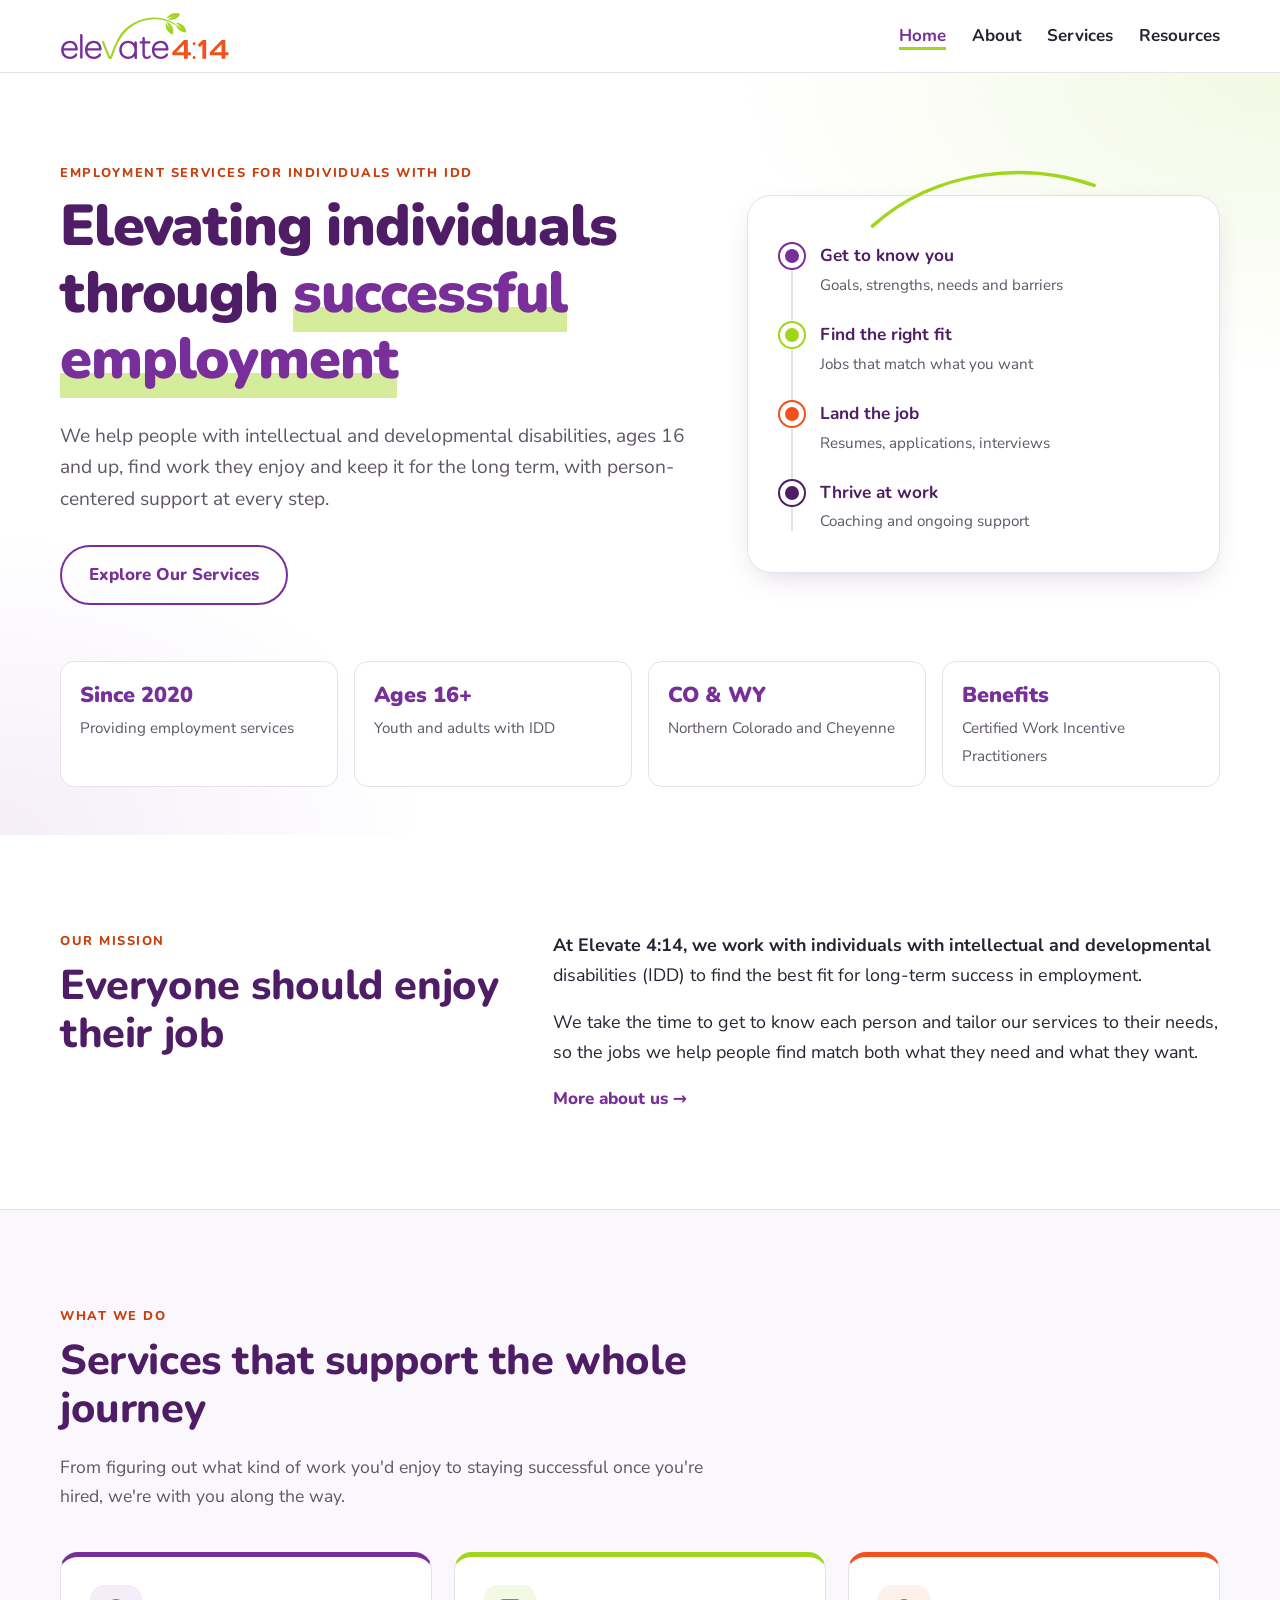
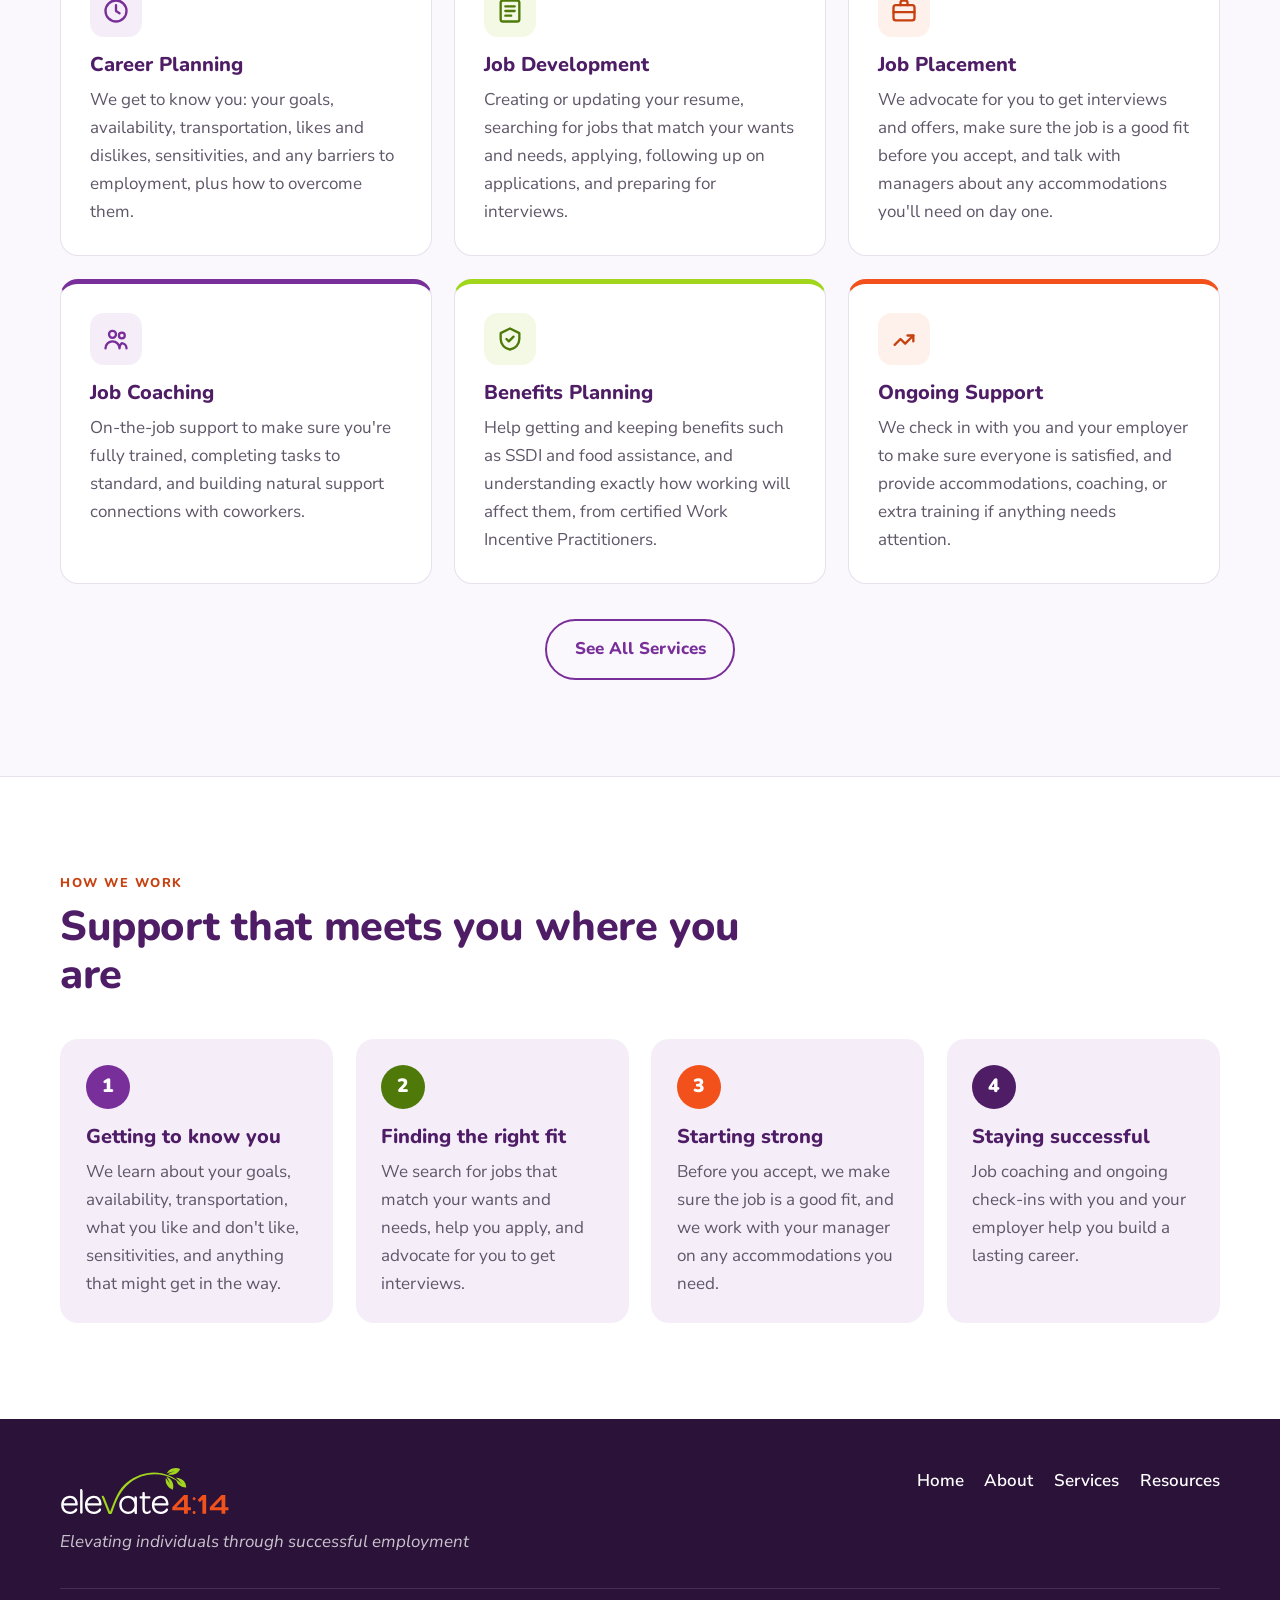
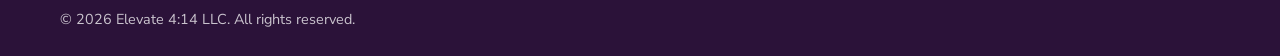
<file: index.html>
<!doctype html>
<html lang="en">
<head>
  <meta charset="utf-8">
  <meta name="viewport" content="width=device-width, initial-scale=1">
  <title>Elevate 4:14 | Employment Services for Individuals with IDD</title>
  <meta name="description" content="Elevate 4:14 provides person-centered career planning, job placement, job coaching and benefits planning for individuals with intellectual and developmental disabilities in Northern Colorado and Cheyenne, Wyoming.">
  <link rel="icon" type="image/png" href="assets/favicon.png">
  <link rel="apple-touch-icon" href="assets/apple-touch-icon.png">
  <meta property="og:title" content="Elevate 4:14 | Elevating individuals through successful employment">
  <meta property="og:description" content="Person-centered employment services for individuals with IDD, ages 16+, in Northern Colorado and Cheyenne, Wyoming.">
  <link rel="preconnect" href="https://fonts.googleapis.com">
  <link rel="preconnect" href="https://fonts.gstatic.com" crossorigin>
  <link href="https://fonts.googleapis.com/css2?family=Nunito:wght@600;700;800;900&family=Nunito+Sans:ital,wght@0,400;0,600;0,700;1,400&display=swap" rel="stylesheet">
  <link rel="stylesheet" href="styles.css">
</head>
<body>

<a class="skip" href="#main">Skip to content</a>


<header class="site-header">
  <div class="wrap header-inner">
    <a href="index.html" class="brand" aria-label="Elevate 4:14 home">
      <img src="assets/logo.svg" alt="Elevate 4:14" width="180" height="50">
    </a>
    <button class="nav-toggle" aria-expanded="false" aria-controls="site-nav">
      <span class="sr-only">Menu</span><span></span><span></span><span></span>
    </button>
    <nav id="site-nav" class="site-nav">
      <a href="index.html" aria-current="page">Home</a>
      <a href="about.html">About</a>
      <a href="services.html">Services</a>
      <a href="resources.html">Resources</a>
    </nav>
  </div>
</header>

<main id="main">

  <!-- ============ HERO ============ -->
  <section class="hero" id="top">
    <div class="wrap hero-grid">
      <div class="hero-copy">
        <p class="eyebrow">Employment services for individuals with IDD</p>
        <h1>Elevating individuals through <span class="hl">successful employment</span></h1>
        <p class="lead">We help people with intellectual and developmental disabilities, ages 16 and up, find work they enjoy and keep it for the long term, with person-centered support at every step.</p>
        <div class="hero-actions">
          <a href="services.html" class="btn btn-ghost">Explore Our Services</a>
        </div>
      </div>
      <div class="hero-card" aria-label="Our path to employment">
        <svg class="hero-arc" viewBox="0 0 400 120" aria-hidden="true"><path d="M10 110 C 120 10, 280 0, 390 40" /></svg>
        <ol class="path">
          <li><span class="dot d1"></span><div><strong>Get to know you</strong><small>Goals, strengths, needs and barriers</small></div></li>
          <li><span class="dot d2"></span><div><strong>Find the right fit</strong><small>Jobs that match what you want</small></div></li>
          <li><span class="dot d3"></span><div><strong>Land the job</strong><small>Resumes, applications, interviews</small></div></li>
          <li><span class="dot d4"></span><div><strong>Thrive at work</strong><small>Coaching and ongoing support</small></div></li>
        </ol>
      </div>
    </div>
    <div class="wrap stats">
      <div><strong>Since 2020</strong><span>Providing employment services</span></div>
      <div><strong>Ages 16+</strong><span>Youth and adults with IDD</span></div>
      <div><strong>CO &amp; WY</strong><span>Northern Colorado and Cheyenne</span></div>
      <div><strong>Benefits</strong><span>Certified Work Incentive Practitioners</span></div>
    </div>
  </section>

  <section class="section">
    <div class="wrap about-grid">
      <div>
        <p class="eyebrow">Our mission</p>
        <h2>Everyone should enjoy their job</h2>
      </div>
      <div class="prose">
        <p>At Elevate 4:14, we work with individuals with intellectual and developmental disabilities (IDD) to find the best fit for long-term success in employment.</p>
        <p>We take the time to get to know each person and tailor our services to their needs, so the jobs we help people find match both what they need and what they want.</p>
        <a href="about.html" class="text-link">More about us &rarr;</a>
      </div>
    </div>
  </section>

  <section class="section tint">
    <div class="wrap">
      <div class="section-head">
        <p class="eyebrow">What we do</p>
        <h2>Services that support the whole journey</h2>
        <p>From figuring out what kind of work you'd enjoy to staying successful once you're hired, we're with you along the way.</p>
      </div>
      <div class="cards">
        <article class="card c-purple">
          <div class="icon" aria-hidden="true"><svg viewBox="0 0 24 24"><circle cx="12" cy="12" r="9"/><path d="M12 7v5l3 2"/></svg></div>
          <h3>Career Planning</h3>
          <p>We get to know you: your goals, availability, transportation, likes and dislikes, sensitivities, and any barriers to employment, plus how to overcome them.</p>
        </article>
        <article class="card c-green">
          <div class="icon" aria-hidden="true"><svg viewBox="0 0 24 24"><rect x="4" y="3" width="16" height="18" rx="2"/><path d="M8 8h8M8 12h8M8 16h5"/></svg></div>
          <h3>Job Development</h3>
          <p>Creating or updating your resume, searching for jobs that match your wants and needs, applying, following up on applications, and preparing for interviews.</p>
        </article>
        <article class="card c-orange">
          <div class="icon" aria-hidden="true"><svg viewBox="0 0 24 24"><rect x="3" y="7" width="18" height="13" rx="2"/><path d="M9 7V5a2 2 0 0 1 2-2h2a2 2 0 0 1 2 2v2M3 13h18"/></svg></div>
          <h3>Job Placement</h3>
          <p>We advocate for you to get interviews and offers, make sure the job is a good fit before you accept, and talk with managers about any accommodations you'll need on day one.</p>
        </article>
        <article class="card c-purple">
          <div class="icon" aria-hidden="true"><svg viewBox="0 0 24 24"><circle cx="9" cy="8" r="3"/><circle cx="17" cy="9" r="2.5"/><path d="M3 20c0-3.3 2.7-6 6-6s6 2.7 6 6M15 20c0-2 .8-3.6 2-4.5 2.3.3 4 2.2 4 4.5"/></svg></div>
          <h3>Job Coaching</h3>
          <p>On-the-job support to make sure you're fully trained, completing tasks to standard, and building natural support connections with coworkers.</p>
        </article>
        <article class="card c-green">
          <div class="icon" aria-hidden="true"><svg viewBox="0 0 24 24"><path d="M12 3l8 4v5c0 4.5-3.4 8.3-8 9-4.6-.7-8-4.5-8-9V7z"/><path d="M9 12l2 2 4-4"/></svg></div>
          <h3>Benefits Planning</h3>
          <p>Help getting and keeping benefits such as SSDI and food assistance, and understanding exactly how working will affect them, from certified Work Incentive Practitioners.</p>
        </article>
        <article class="card c-orange">
          <div class="icon" aria-hidden="true"><svg viewBox="0 0 24 24"><path d="M4 17l5-5 4 4 7-7"/><path d="M15 9h5v5"/></svg></div>
          <h3>Ongoing Support</h3>
          <p>We check in with you and your employer to make sure everyone is satisfied, and provide accommodations, coaching, or extra training if anything needs attention.</p>
        </article>
      </div>
      <p class="center"><a href="services.html" class="btn btn-ghost">See All Services</a></p>
    </div>
  </section>

  <section class="section">
    <div class="wrap">
      <div class="section-head">
        <p class="eyebrow">How we work</p>
        <h2>Support that meets you where you are</h2>
      </div>
      <ol class="steps">
        <li>
          <span class="num">1</span>
          <h3>Getting to know you</h3>
          <p>We learn about your goals, availability, transportation, what you like and don't like, sensitivities, and anything that might get in the way.</p>
        </li>
        <li>
          <span class="num">2</span>
          <h3>Finding the right fit</h3>
          <p>We search for jobs that match your wants and needs, help you apply, and advocate for you to get interviews.</p>
        </li>
        <li>
          <span class="num">3</span>
          <h3>Starting strong</h3>
          <p>Before you accept, we make sure the job is a good fit, and we work with your manager on any accommodations you need.</p>
        </li>
        <li>
          <span class="num">4</span>
          <h3>Staying successful</h3>
          <p>Job coaching and ongoing check-ins with you and your employer help you build a lasting career.</p>
        </li>
      </ol>
    </div>
  </section>

</main>


<footer class="site-footer">
  <div class="wrap footer-inner">
    <div>
      <img src="assets/logo-white.svg" alt="Elevate 4:14" width="170" height="48">
      <p class="tagline">Elevating individuals through successful employment</p>
    </div>
    <nav class="footer-nav" aria-label="Footer">
      <a href="index.html">Home</a><a href="about.html">About</a><a href="services.html">Services</a><a href="resources.html">Resources</a>
    </nav>
  </div>
  <div class="wrap footer-base">
    <p>&copy; <span id="yr">2026</span> Elevate 4:14 LLC. All rights reserved.</p>
  </div>
</footer>

<script>
  const t = document.querySelector('.nav-toggle'), n = document.getElementById('site-nav');
  t.addEventListener('click', () => { const o = t.getAttribute('aria-expanded') === 'true'; t.setAttribute('aria-expanded', !o); n.classList.toggle('open', !o); });
  n.querySelectorAll('a').forEach(a => a.addEventListener('click', () => { t.setAttribute('aria-expanded', 'false'); n.classList.remove('open'); }));
  document.getElementById('yr').textContent = new Date().getFullYear();
</script>
</body>
</html>
</file>
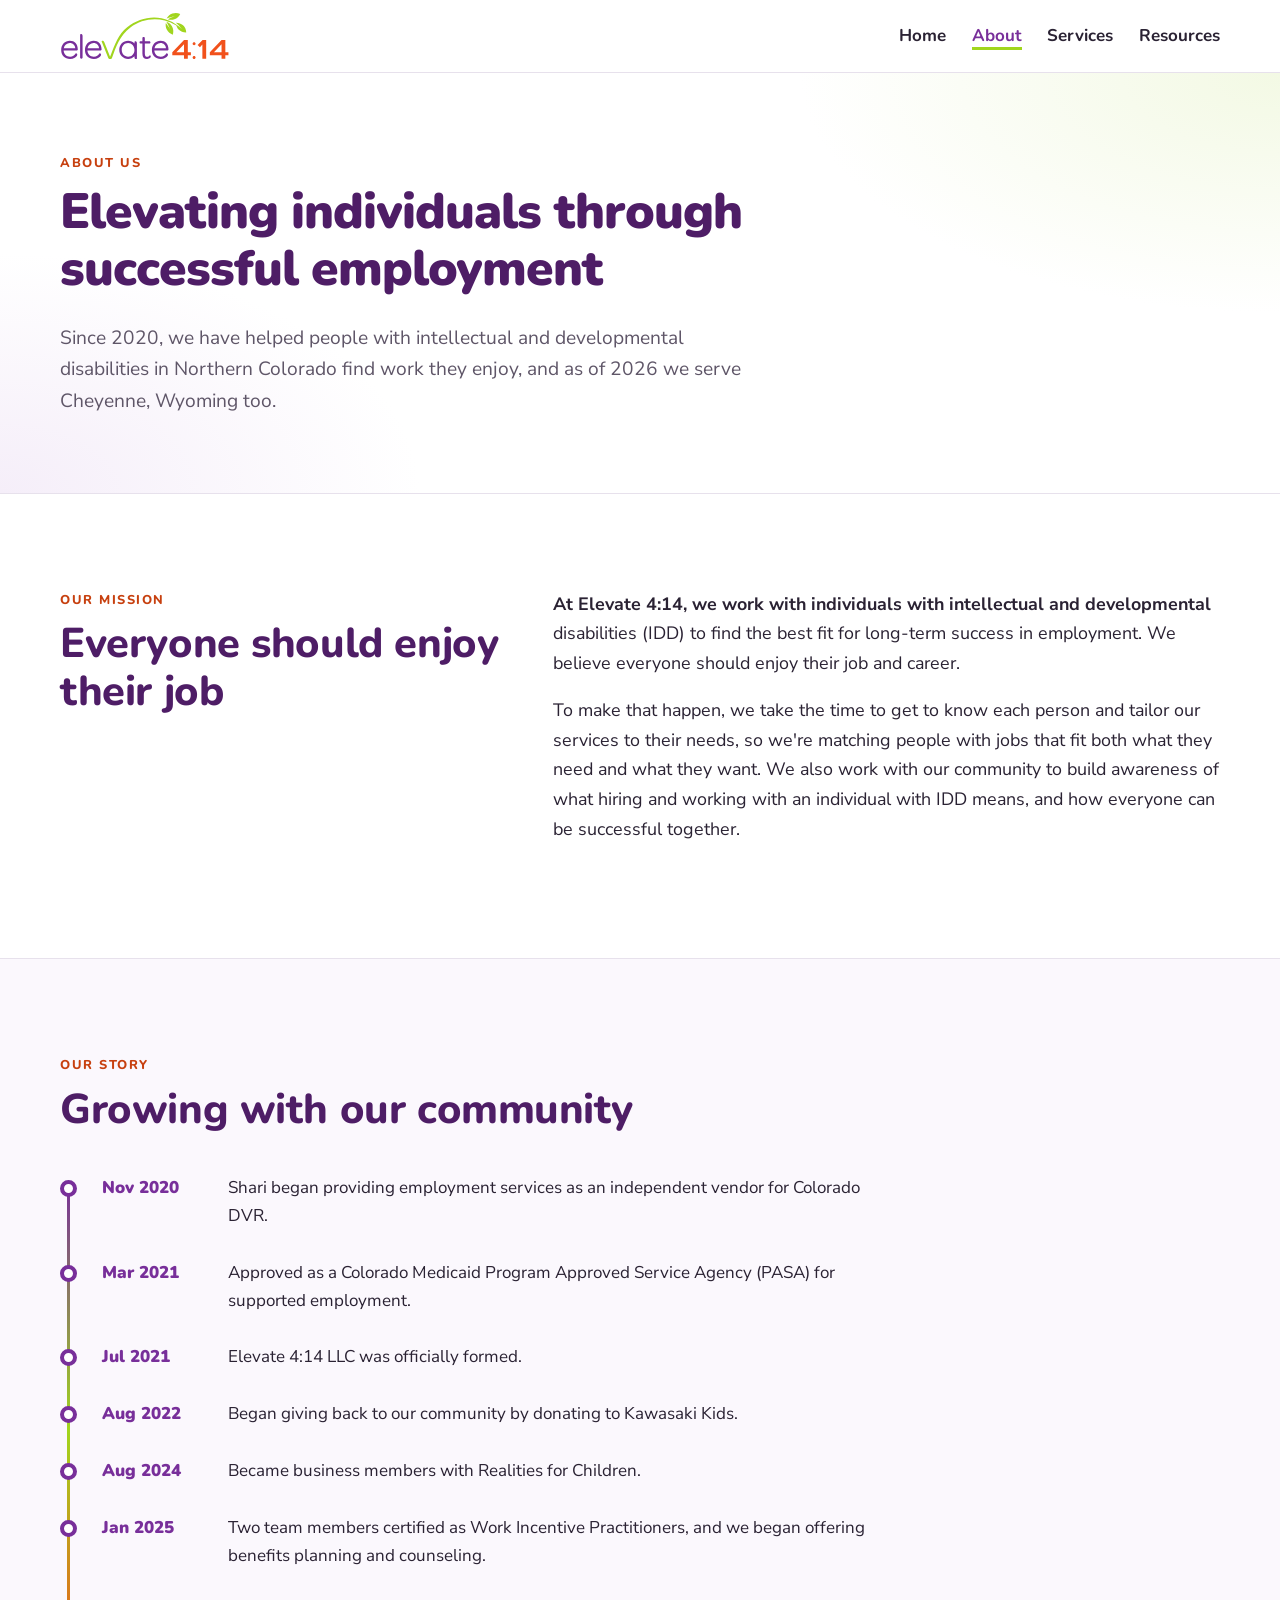
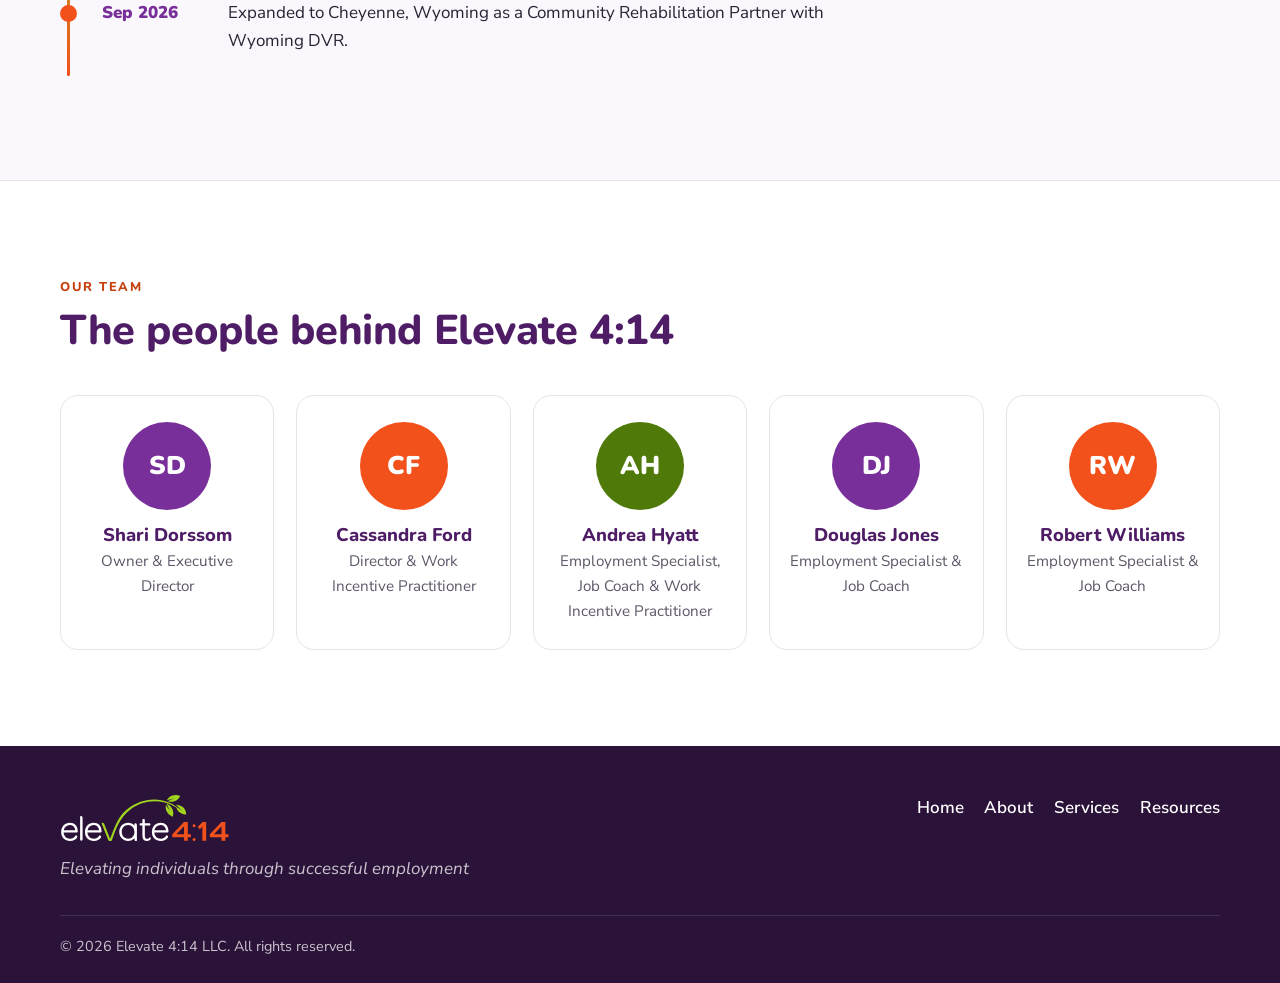
<file: about.html>
<!doctype html>
<html lang="en">
<head>
  <meta charset="utf-8">
  <meta name="viewport" content="width=device-width, initial-scale=1">
  <title>About Us | Elevate 4:14</title>
  <meta name="description" content="Elevate 4:14 provides person-centered career planning, job placement, job coaching and benefits planning for individuals with intellectual and developmental disabilities in Northern Colorado and Cheyenne, Wyoming.">
  <link rel="icon" type="image/png" href="assets/favicon.png">
  <link rel="apple-touch-icon" href="assets/apple-touch-icon.png">
  <meta property="og:title" content="Elevate 4:14 | Elevating individuals through successful employment">
  <meta property="og:description" content="Person-centered employment services for individuals with IDD, ages 16+, in Northern Colorado and Cheyenne, Wyoming.">
  <link rel="preconnect" href="https://fonts.googleapis.com">
  <link rel="preconnect" href="https://fonts.gstatic.com" crossorigin>
  <link href="https://fonts.googleapis.com/css2?family=Nunito:wght@600;700;800;900&family=Nunito+Sans:ital,wght@0,400;0,600;0,700;1,400&display=swap" rel="stylesheet">
  <link rel="stylesheet" href="styles.css">
</head>
<body>

<a class="skip" href="#main">Skip to content</a>


<header class="site-header">
  <div class="wrap header-inner">
    <a href="index.html" class="brand" aria-label="Elevate 4:14 home">
      <img src="assets/logo.svg" alt="Elevate 4:14" width="180" height="50">
    </a>
    <button class="nav-toggle" aria-expanded="false" aria-controls="site-nav">
      <span class="sr-only">Menu</span><span></span><span></span><span></span>
    </button>
    <nav id="site-nav" class="site-nav">
      <a href="index.html">Home</a>
      <a href="about.html" aria-current="page">About</a>
      <a href="services.html">Services</a>
      <a href="resources.html">Resources</a>
    </nav>
  </div>
</header>

<main id="main">

  <section class="page-hero">
    <div class="wrap">
      <p class="eyebrow">About us</p>
      <h1>Elevating individuals through successful employment</h1>
      <p class="lead">Since 2020, we have helped people with intellectual and developmental disabilities in Northern Colorado find work they enjoy, and as of 2026 we serve Cheyenne, Wyoming too.</p>
    </div>
  </section>

  <!-- ============ ABOUT / MISSION ============ -->
  <section class="section" id="about">
    <div class="wrap about-grid">
      <div>
        <p class="eyebrow">Our mission</p>
        <h2>Everyone should enjoy their job</h2>
      </div>
      <div class="prose">
        <p>At Elevate 4:14, we work with individuals with intellectual and developmental disabilities (IDD) to find the best fit for long-term success in employment. We believe everyone should enjoy their job and career.</p>
        <p>To make that happen, we take the time to get to know each person and tailor our services to their needs, so we're matching people with jobs that fit both what they need and what they want. We also work with our community to build awareness of what hiring and working with an individual with IDD means, and how everyone can be successful together.</p>
      </div>
    </div>
  </section>

  <!-- ============ HISTORY ============ -->
  <section class="section tint" id="story">
    <div class="wrap">
      <div class="section-head">
        <p class="eyebrow">Our story</p>
        <h2>Growing with our community</h2>
      </div>
      <ol class="timeline">
        <li><time>Nov 2020</time><p>Shari began providing employment services as an independent vendor for Colorado DVR.</p></li>
        <li><time>Mar 2021</time><p>Approved as a Colorado Medicaid Program Approved Service Agency (PASA) for supported employment.</p></li>
        <li><time>Jul 2021</time><p>Elevate 4:14 LLC was officially formed.</p></li>
        <li><time>Aug 2022</time><p>Began giving back to our community by donating to Kawasaki Kids.</p></li>
        <li><time>Aug 2024</time><p>Became business members with Realities for Children.</p></li>
        <li><time>Jan 2025</time><p>Two team members certified as Work Incentive Practitioners, and we began offering benefits planning and counseling.</p></li>
        <li><time>Sep 2026</time><p>Expanded to Cheyenne, Wyoming as a Community Rehabilitation Partner with Wyoming DVR.</p></li>
      </ol>
    </div>
  </section>

  <!-- ============ TEAM ============ -->
  <section class="section" id="team">
    <div class="wrap">
      <div class="section-head">
        <p class="eyebrow">Our team</p>
        <h2>The people behind Elevate 4:14</h2>
      </div>
      <!-- TODO: swap the initials for headshots: <img src="assets/team/shari.jpg" alt="Shari Dorssom"> -->
      <div class="team">
        <div class="person lead-person"><span class="avatar a1">SD</span><h3>Shari Dorssom</h3><p>Owner &amp; Executive Director</p></div>
        <div class="person lead-person"><span class="avatar a2">CF</span><h3>Cassandra Ford</h3><p>Director &amp; Work Incentive Practitioner</p></div>
        <div class="person"><span class="avatar a3">AH</span><h3>Andrea Hyatt</h3><p>Employment Specialist, Job Coach &amp; Work Incentive Practitioner</p></div>
        <div class="person"><span class="avatar a1">DJ</span><h3>Douglas Jones</h3><p>Employment Specialist &amp; Job Coach</p></div>
        <div class="person"><span class="avatar a2">RW</span><h3>Robert Williams</h3><p>Employment Specialist &amp; Job Coach</p></div>
      </div>
    </div>
  </section>

</main>


<footer class="site-footer">
  <div class="wrap footer-inner">
    <div>
      <img src="assets/logo-white.svg" alt="Elevate 4:14" width="170" height="48">
      <p class="tagline">Elevating individuals through successful employment</p>
    </div>
    <nav class="footer-nav" aria-label="Footer">
      <a href="index.html">Home</a><a href="about.html">About</a><a href="services.html">Services</a><a href="resources.html">Resources</a>
    </nav>
  </div>
  <div class="wrap footer-base">
    <p>&copy; <span id="yr">2026</span> Elevate 4:14 LLC. All rights reserved.</p>
  </div>
</footer>

<script>
  const t = document.querySelector('.nav-toggle'), n = document.getElementById('site-nav');
  t.addEventListener('click', () => { const o = t.getAttribute('aria-expanded') === 'true'; t.setAttribute('aria-expanded', !o); n.classList.toggle('open', !o); });
  n.querySelectorAll('a').forEach(a => a.addEventListener('click', () => { t.setAttribute('aria-expanded', 'false'); n.classList.remove('open'); }));
  document.getElementById('yr').textContent = new Date().getFullYear();
</script>
</body>
</html>
</file>
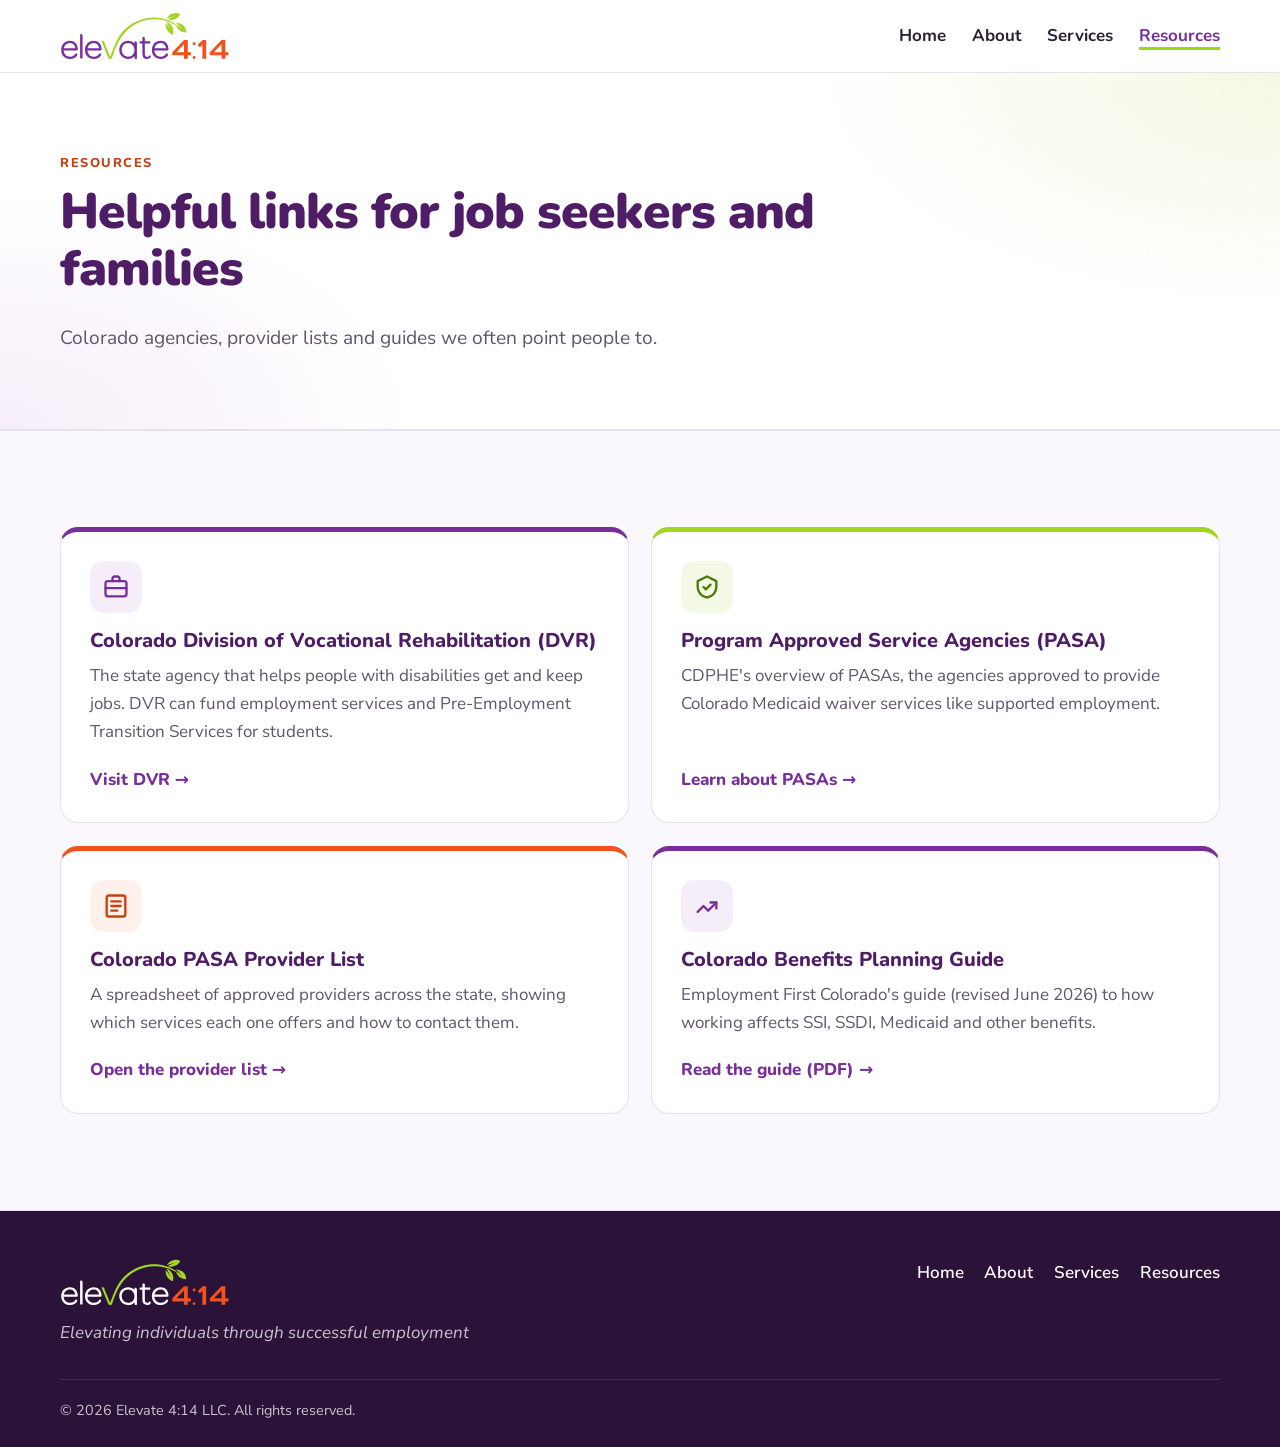
<file: resources.html>
<!doctype html>
<html lang="en">
<head>
  <meta charset="utf-8">
  <meta name="viewport" content="width=device-width, initial-scale=1">
  <title>Resources | Elevate 4:14</title>
  <meta name="description" content="Helpful Colorado resources for job seekers with disabilities and their families: Vocational Rehabilitation, Medicaid PASA providers and benefits planning.">
  <link rel="icon" type="image/png" href="assets/favicon.png">
  <link rel="apple-touch-icon" href="assets/apple-touch-icon.png">
  <meta property="og:title" content="Elevate 4:14 | Elevating individuals through successful employment">
  <meta property="og:description" content="Person-centered employment services for individuals with IDD, ages 16+, in Northern Colorado and Cheyenne, Wyoming.">
  <link rel="preconnect" href="https://fonts.googleapis.com">
  <link rel="preconnect" href="https://fonts.gstatic.com" crossorigin>
  <link href="https://fonts.googleapis.com/css2?family=Nunito:wght@600;700;800;900&family=Nunito+Sans:ital,wght@0,400;0,600;0,700;1,400&display=swap" rel="stylesheet">
  <link rel="stylesheet" href="styles.css">
</head>
<body>

<a class="skip" href="#main">Skip to content</a>


<header class="site-header">
  <div class="wrap header-inner">
    <a href="index.html" class="brand" aria-label="Elevate 4:14 home">
      <img src="assets/logo.svg" alt="Elevate 4:14" width="180" height="50">
    </a>
    <button class="nav-toggle" aria-expanded="false" aria-controls="site-nav">
      <span class="sr-only">Menu</span><span></span><span></span><span></span>
    </button>
    <nav id="site-nav" class="site-nav">
      <a href="index.html">Home</a>
      <a href="about.html">About</a>
      <a href="services.html">Services</a>
      <a href="resources.html" aria-current="page">Resources</a>
    </nav>
  </div>
</header>

<main id="main">

  <section class="page-hero">
    <div class="wrap">
      <p class="eyebrow">Resources</p>
      <h1>Helpful links for job seekers and families</h1>
      <p class="lead">Colorado agencies, provider lists and guides we often point people to.</p>
    </div>
  </section>

  <section class="section tint">
    <div class="wrap">
      <div class="cards resource-cards">
        <article class="card c-purple">
          <div class="icon" aria-hidden="true"><svg viewBox="0 0 24 24"><rect x="3" y="7" width="18" height="13" rx="2"/><path d="M9 7V5a2 2 0 0 1 2-2h2a2 2 0 0 1 2 2v2M3 13h18"/></svg></div>
          <h3>Colorado Division of Vocational Rehabilitation (DVR)</h3>
          <p>The state agency that helps people with disabilities get and keep jobs. DVR can fund employment services and Pre-Employment Transition Services for students.</p>
          <a class="text-link" href="https://dvr.colorado.gov" target="_blank" rel="noopener">Visit DVR &rarr;</a>
        </article>
        <article class="card c-green">
          <div class="icon" aria-hidden="true"><svg viewBox="0 0 24 24"><path d="M12 3l8 4v5c0 4.5-3.4 8.3-8 9-4.6-.7-8-4.5-8-9V7z"/><path d="M9 12l2 2 4-4"/></svg></div>
          <h3>Program Approved Service Agencies (PASA)</h3>
          <p>CDPHE's overview of PASAs, the agencies approved to provide Colorado Medicaid waiver services like supported employment.</p>
          <a class="text-link" href="https://cdphe.colorado.gov/program-approved-service-agency-pasa" target="_blank" rel="noopener">Learn about PASAs &rarr;</a>
        </article>
        <article class="card c-orange">
          <div class="icon" aria-hidden="true"><svg viewBox="0 0 24 24"><rect x="4" y="3" width="16" height="18" rx="2"/><path d="M8 8h8M8 12h8M8 16h5"/></svg></div>
          <h3>Colorado PASA Provider List</h3>
          <p>A spreadsheet of approved providers across the state, showing which services each one offers and how to contact them.</p>
          <a class="text-link" href="https://docs.google.com/spreadsheets/d/1H6wku9Zgoxov_MoX7qD0RMu2glFYy3T4b5Z2-_JOmsg/edit?gid=459370783#gid=459370783" target="_blank" rel="noopener">Open the provider list &rarr;</a>
        </article>
        <article class="card c-purple">
          <div class="icon" aria-hidden="true"><svg viewBox="0 0 24 24"><path d="M4 17l5-5 4 4 7-7"/><path d="M15 9h5v5"/></svg></div>
          <h3>Colorado Benefits Planning Guide</h3>
          <p>Employment First Colorado's guide (revised June 2026) to how working affects SSI, SSDI, Medicaid and other benefits.</p>
          <a class="text-link" href="https://employmentfirstcolorado.org/wp-content/uploads/2026/06/Revised-CO-Benefits-Planning-Guide-FINAL_June-2026.pdf" target="_blank" rel="noopener">Read the guide (PDF) &rarr;</a>
        </article>
      </div>
    </div>
  </section>

</main>


<footer class="site-footer">
  <div class="wrap footer-inner">
    <div>
      <img src="assets/logo-white.svg" alt="Elevate 4:14" width="170" height="48">
      <p class="tagline">Elevating individuals through successful employment</p>
    </div>
    <nav class="footer-nav" aria-label="Footer">
      <a href="index.html">Home</a><a href="about.html">About</a><a href="services.html">Services</a><a href="resources.html">Resources</a>
    </nav>
  </div>
  <div class="wrap footer-base">
    <p>&copy; <span id="yr">2026</span> Elevate 4:14 LLC. All rights reserved.</p>
  </div>
</footer>

<script>
  const t = document.querySelector('.nav-toggle'), n = document.getElementById('site-nav');
  t.addEventListener('click', () => { const o = t.getAttribute('aria-expanded') === 'true'; t.setAttribute('aria-expanded', !o); n.classList.toggle('open', !o); });
  n.querySelectorAll('a').forEach(a => a.addEventListener('click', () => { t.setAttribute('aria-expanded', 'false'); n.classList.remove('open'); }));
  document.getElementById('yr').textContent = new Date().getFullYear();
</script>
</body>
</html>
</file>
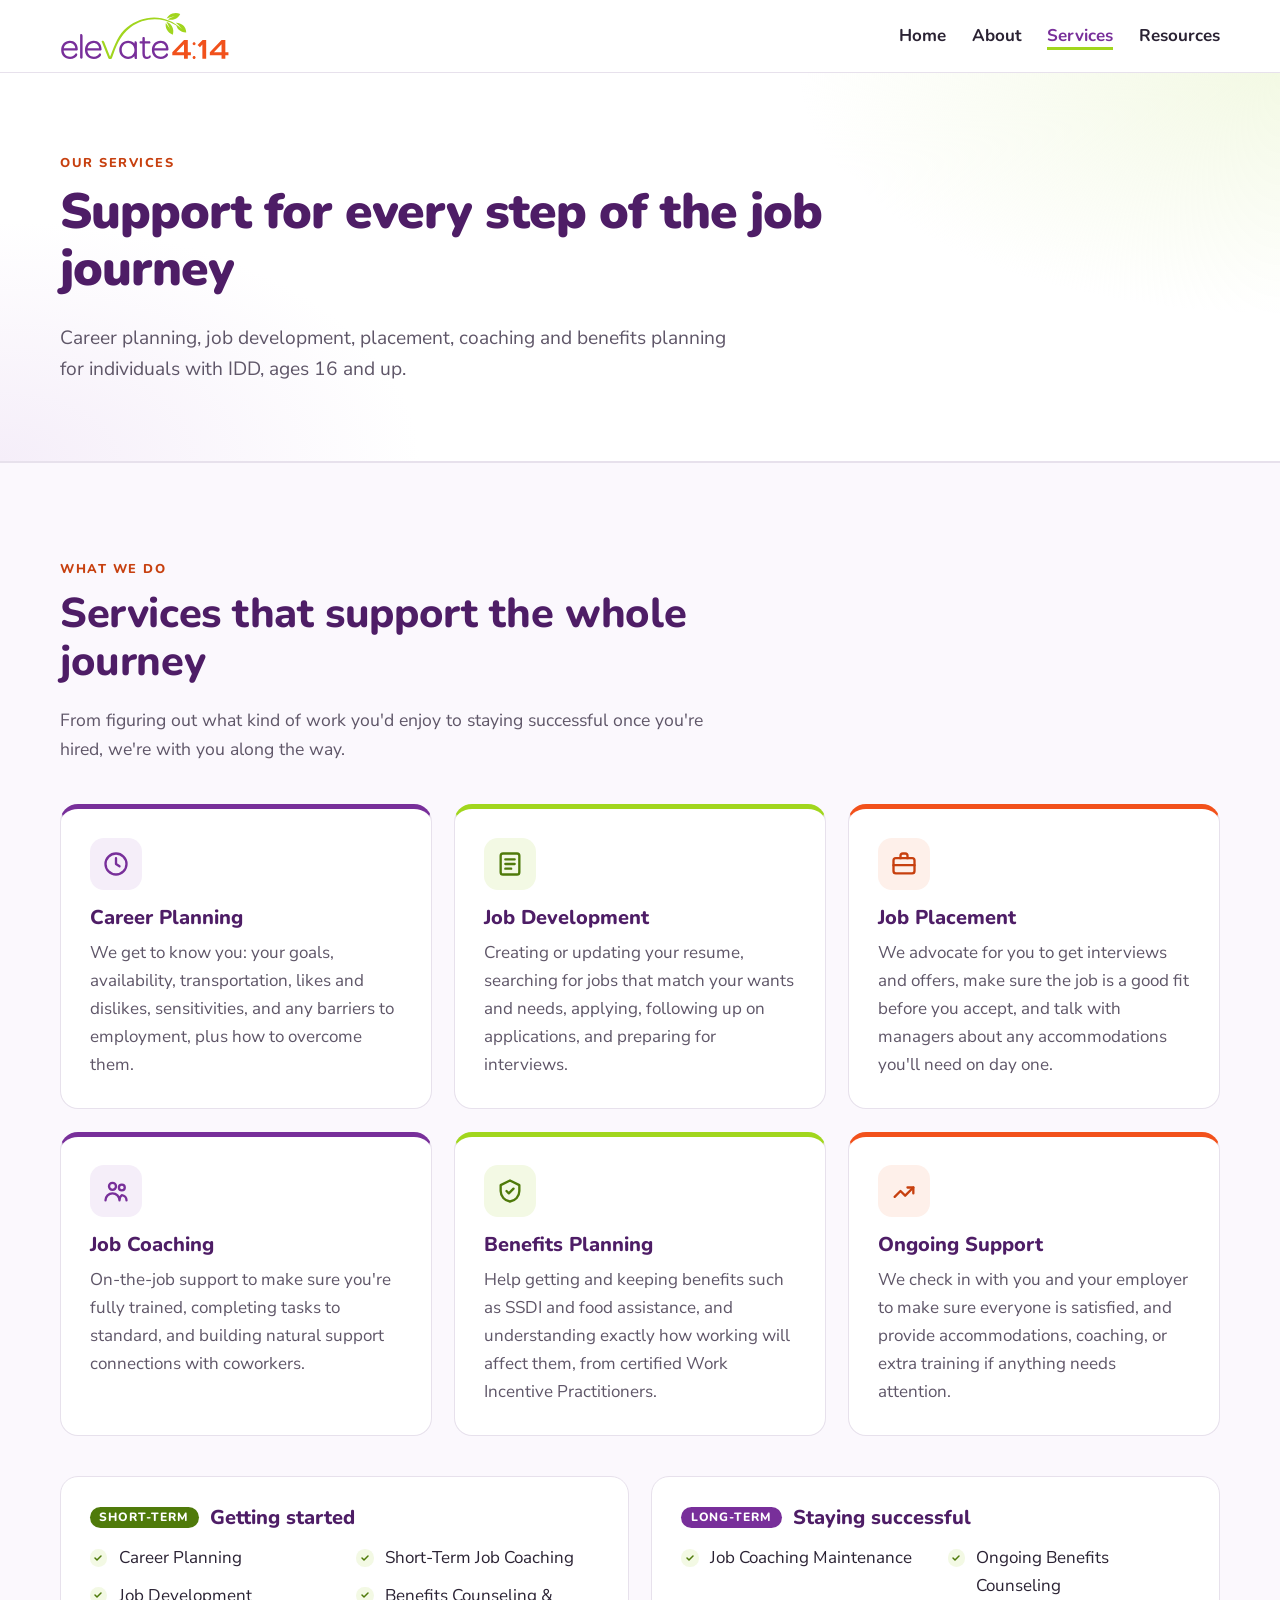
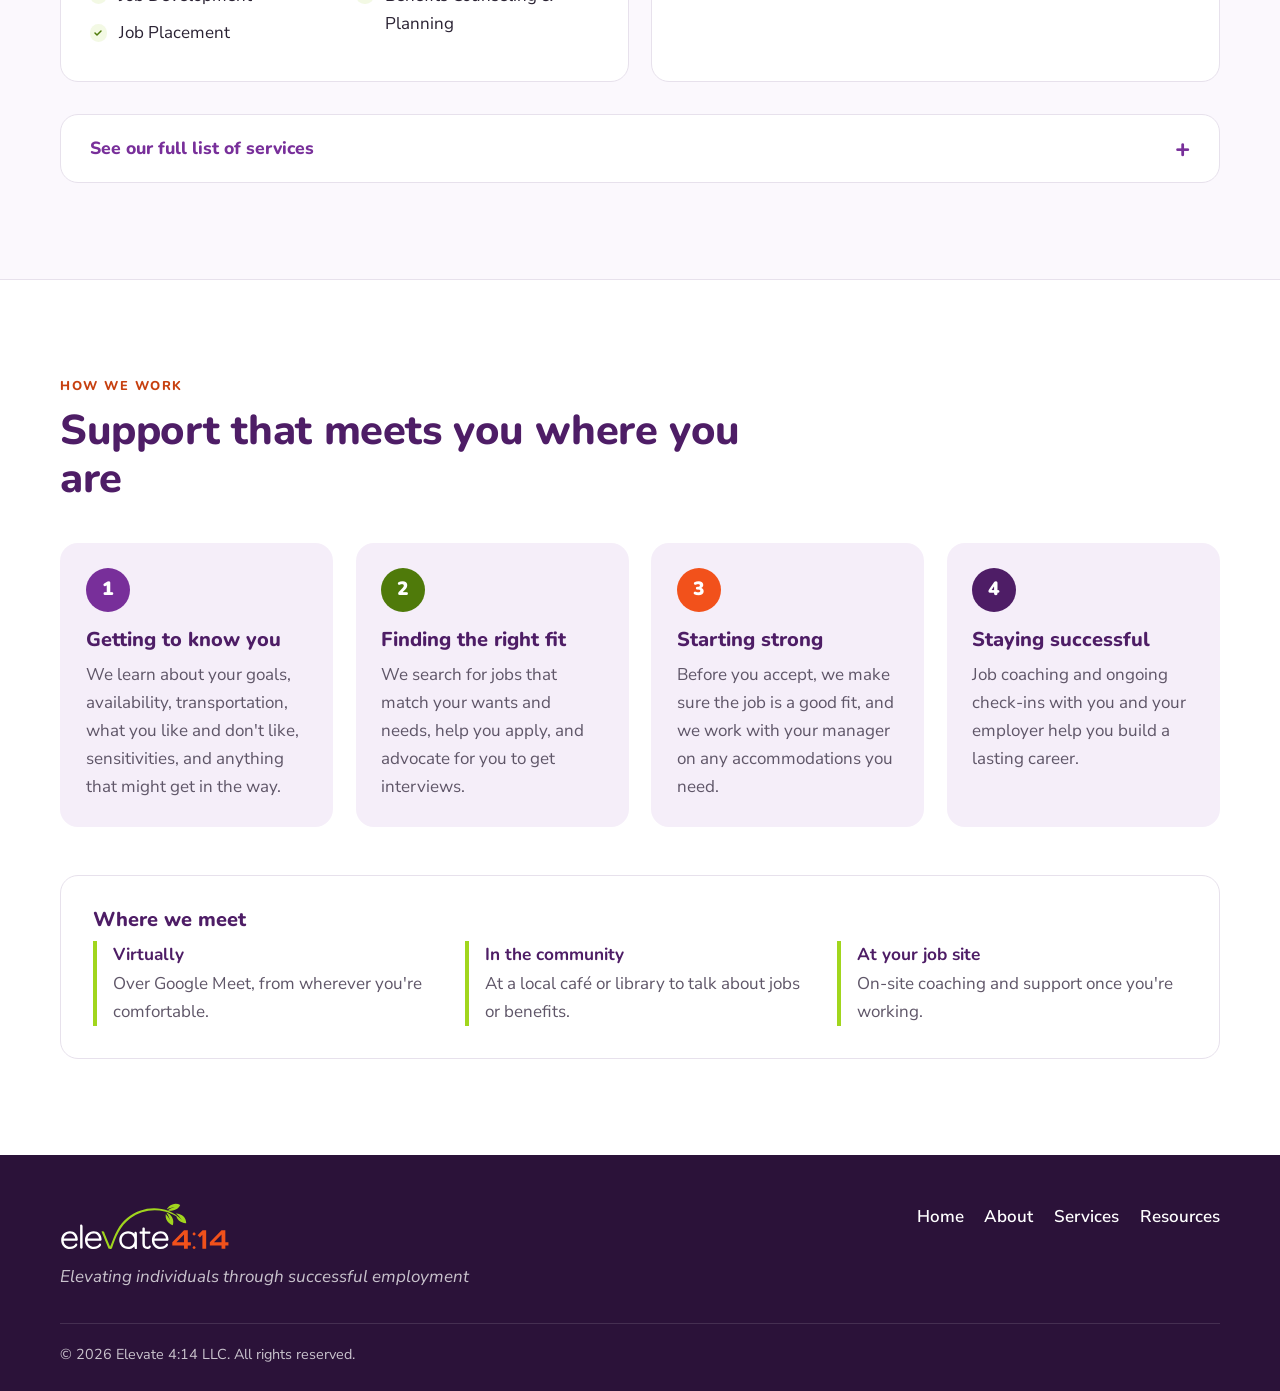
<file: services.html>
<!doctype html>
<html lang="en">
<head>
  <meta charset="utf-8">
  <meta name="viewport" content="width=device-width, initial-scale=1">
  <title>Services | Elevate 4:14</title>
  <meta name="description" content="Elevate 4:14 provides person-centered career planning, job placement, job coaching and benefits planning for individuals with intellectual and developmental disabilities in Northern Colorado and Cheyenne, Wyoming.">
  <link rel="icon" type="image/png" href="assets/favicon.png">
  <link rel="apple-touch-icon" href="assets/apple-touch-icon.png">
  <meta property="og:title" content="Elevate 4:14 | Elevating individuals through successful employment">
  <meta property="og:description" content="Person-centered employment services for individuals with IDD, ages 16+, in Northern Colorado and Cheyenne, Wyoming.">
  <link rel="preconnect" href="https://fonts.googleapis.com">
  <link rel="preconnect" href="https://fonts.gstatic.com" crossorigin>
  <link href="https://fonts.googleapis.com/css2?family=Nunito:wght@600;700;800;900&family=Nunito+Sans:ital,wght@0,400;0,600;0,700;1,400&display=swap" rel="stylesheet">
  <link rel="stylesheet" href="styles.css">
</head>
<body>

<a class="skip" href="#main">Skip to content</a>


<header class="site-header">
  <div class="wrap header-inner">
    <a href="index.html" class="brand" aria-label="Elevate 4:14 home">
      <img src="assets/logo.svg" alt="Elevate 4:14" width="180" height="50">
    </a>
    <button class="nav-toggle" aria-expanded="false" aria-controls="site-nav">
      <span class="sr-only">Menu</span><span></span><span></span><span></span>
    </button>
    <nav id="site-nav" class="site-nav">
      <a href="index.html">Home</a>
      <a href="about.html">About</a>
      <a href="services.html" aria-current="page">Services</a>
      <a href="resources.html">Resources</a>
    </nav>
  </div>
</header>

<main id="main">

  <section class="page-hero">
    <div class="wrap">
      <p class="eyebrow">Our services</p>
      <h1>Support for every step of the job journey</h1>
      <p class="lead">Career planning, job development, placement, coaching and benefits planning for individuals with IDD, ages 16 and up.</p>
    </div>
  </section>

  <!-- ============ SERVICES ============ -->
  <section class="section tint" id="services">
    <div class="wrap">
      <div class="section-head">
        <p class="eyebrow">What we do</p>
        <h2>Services that support the whole journey</h2>
        <p>From figuring out what kind of work you'd enjoy to staying successful once you're hired, we're with you along the way.</p>
      </div>

      <div class="cards">
        <article class="card c-purple">
          <div class="icon" aria-hidden="true"><svg viewBox="0 0 24 24"><circle cx="12" cy="12" r="9"/><path d="M12 7v5l3 2"/></svg></div>
          <h3>Career Planning</h3>
          <p>We get to know you: your goals, availability, transportation, likes and dislikes, sensitivities, and any barriers to employment, plus how to overcome them.</p>
        </article>
        <article class="card c-green">
          <div class="icon" aria-hidden="true"><svg viewBox="0 0 24 24"><rect x="4" y="3" width="16" height="18" rx="2"/><path d="M8 8h8M8 12h8M8 16h5"/></svg></div>
          <h3>Job Development</h3>
          <p>Creating or updating your resume, searching for jobs that match your wants and needs, applying, following up on applications, and preparing for interviews.</p>
        </article>
        <article class="card c-orange">
          <div class="icon" aria-hidden="true"><svg viewBox="0 0 24 24"><rect x="3" y="7" width="18" height="13" rx="2"/><path d="M9 7V5a2 2 0 0 1 2-2h2a2 2 0 0 1 2 2v2M3 13h18"/></svg></div>
          <h3>Job Placement</h3>
          <p>We advocate for you to get interviews and offers, make sure the job is a good fit before you accept, and talk with managers about any accommodations you'll need on day one.</p>
        </article>
        <article class="card c-purple">
          <div class="icon" aria-hidden="true"><svg viewBox="0 0 24 24"><circle cx="9" cy="8" r="3"/><circle cx="17" cy="9" r="2.5"/><path d="M3 20c0-3.3 2.7-6 6-6s6 2.7 6 6M15 20c0-2 .8-3.6 2-4.5 2.3.3 4 2.2 4 4.5"/></svg></div>
          <h3>Job Coaching</h3>
          <p>On-the-job support to make sure you're fully trained, completing tasks to standard, and building natural support connections with coworkers.</p>
        </article>
        <article class="card c-green">
          <div class="icon" aria-hidden="true"><svg viewBox="0 0 24 24"><path d="M12 3l8 4v5c0 4.5-3.4 8.3-8 9-4.6-.7-8-4.5-8-9V7z"/><path d="M9 12l2 2 4-4"/></svg></div>
          <h3>Benefits Planning</h3>
          <p>Help getting and keeping benefits such as SSDI and food assistance, and understanding exactly how working will affect them, from certified Work Incentive Practitioners.</p>
        </article>
        <article class="card c-orange">
          <div class="icon" aria-hidden="true"><svg viewBox="0 0 24 24"><path d="M4 17l5-5 4 4 7-7"/><path d="M15 9h5v5"/></svg></div>
          <h3>Ongoing Support</h3>
          <p>We check in with you and your employer to make sure everyone is satisfied, and provide accommodations, coaching, or extra training if anything needs attention.</p>
        </article>
      </div>

      <div class="terms">
        <div class="term">
          <h3><span class="pill p-green">Short-term</span> Getting started</h3>
          <ul class="checks">
            <li>Career Planning</li>
            <li>Job Development</li>
            <li>Job Placement</li>
            <li>Short-Term Job Coaching</li>
            <li>Benefits Counseling &amp; Planning</li>
          </ul>
        </div>
        <div class="term">
          <h3><span class="pill p-purple">Long-term</span> Staying successful</h3>
          <ul class="checks">
            <li>Job Coaching Maintenance</li>
            <li>Ongoing Benefits Counseling</li>
          </ul>
        </div>
      </div>

      <details class="full-list">
        <summary>See our full list of services</summary>
        <div class="full-grid">
          <div>
            <h4>Employment Services</h4>
            <dl>
              <dt>Job Development</dt><dd>Help with resumes, applying to jobs, checking on applications and interview preparation.</dd>
              <dt>Job Placement</dt><dd>Support through accepting a traditional part-time or full-time job.</dd>
              <dt>Job Coaching</dt><dd>Making sure you're completing tasks to standard and communicating well with coworkers and management.</dd>
              <dt>Benefits Counseling &amp; Planning</dt><dd>Setting up or maintaining benefits (SSDI, food assistance, etc.) and understanding how employment affects them.</dd>
            </dl>
          </div>
          <div>
            <h4>Training &amp; Assessment</h4>
            <dl>
              <dt>Personal Adjustment Training</dt><dd>Learning transportation routes, communication, personal functioning, finances and behavior skills for job success.</dd>
              <dt>Work Adjustment Training</dt><dd>Learning job skills at a temporary job site or volunteer site.</dd>
              <dt>Situational Assessment</dt><dd>Visiting a job site to see if a type of job is a good fit and to assess skill sets.</dd>
              <dt>Community Based Work Experience</dt><dd>A short-term job that builds skills toward a long-term career goal.</dd>
            </dl>
          </div>
          <div>
            <h4>Pre-Employment Transition Services (Pre-ETS)</h4>
            <p class="note">For students and youth preparing for work.</p>
            <dl>
              <dt>Job Exploration Counseling</dt><dd>Activities for learning about different jobs and careers.</dd>
              <dt>Informational Interviews, Tours &amp; Job Shadows</dt><dd>Visiting job sites or meeting professionals to learn about a job.</dd>
              <dt>Postsecondary Education</dt><dd>Exploring careers that need further education, plus college and trade school tours and planning.</dd>
              <dt>Work Readiness Training</dt><dd>Teaching the "soft skills" and behaviors employers expect.</dd>
              <dt>Job Seeking Training</dt><dd>Resumes, applications and interview preparation.</dd>
              <dt>Introduction to Self-Advocacy</dt><dd>Self-awareness, decision making, goal setting, requesting accommodations, knowing your rights, and leadership skills.</dd>
            </dl>
          </div>
          <div>
            <h4>Medicaid (PASA) Services</h4>
            <dl>
              <dt>Supported Employment</dt><dd>Elevate 4:14 is a Colorado Medicaid Program Approved Service Agency (PASA) for supported employment.</dd>
              <dt>Mentorship</dt><dd>Building self-advocacy skills: understanding information to make informed decisions, life skills training, joining meetings, and taking part in advocacy events.</dd>
            </dl>
          </div>
        </div>
      </details>
    </div>
  </section>

  <!-- ============ HOW WE WORK ============ -->
  <section class="section" id="how">
    <div class="wrap">
      <div class="section-head">
        <p class="eyebrow">How we work</p>
        <h2>Support that meets you where you are</h2>
      </div>
      <ol class="steps">
        <li>
          <span class="num">1</span>
          <h3>Getting to know you</h3>
          <p>We learn about your goals, availability, transportation, what you like and don't like, sensitivities, and anything that might get in the way.</p>
        </li>
        <li>
          <span class="num">2</span>
          <h3>Finding the right fit</h3>
          <p>We search for jobs that match your wants and needs, help you apply, and advocate for you to get interviews.</p>
        </li>
        <li>
          <span class="num">3</span>
          <h3>Starting strong</h3>
          <p>Before you accept, we make sure the job is a good fit, and we work with your manager on any accommodations you need.</p>
        </li>
        <li>
          <span class="num">4</span>
          <h3>Staying successful</h3>
          <p>Job coaching and ongoing check-ins with you and your employer help you build a lasting career.</p>
        </li>
      </ol>

      <div class="meet">
        <h3>Where we meet</h3>
        <div class="meet-grid">
          <div><strong>Virtually</strong><span>Over Google Meet, from wherever you're comfortable.</span></div>
          <div><strong>In the community</strong><span>At a local café or library to talk about jobs or benefits.</span></div>
          <div><strong>At your job site</strong><span>On-site coaching and support once you're working.</span></div>
        </div>
        
      </div>
    </div>
  </section>

</main>


<footer class="site-footer">
  <div class="wrap footer-inner">
    <div>
      <img src="assets/logo-white.svg" alt="Elevate 4:14" width="170" height="48">
      <p class="tagline">Elevating individuals through successful employment</p>
    </div>
    <nav class="footer-nav" aria-label="Footer">
      <a href="index.html">Home</a><a href="about.html">About</a><a href="services.html">Services</a><a href="resources.html">Resources</a>
    </nav>
  </div>
  <div class="wrap footer-base">
    <p>&copy; <span id="yr">2026</span> Elevate 4:14 LLC. All rights reserved.</p>
  </div>
</footer>

<script>
  const t = document.querySelector('.nav-toggle'), n = document.getElementById('site-nav');
  t.addEventListener('click', () => { const o = t.getAttribute('aria-expanded') === 'true'; t.setAttribute('aria-expanded', !o); n.classList.toggle('open', !o); });
  n.querySelectorAll('a').forEach(a => a.addEventListener('click', () => { t.setAttribute('aria-expanded', 'false'); n.classList.remove('open'); }));
  document.getElementById('yr').textContent = new Date().getFullYear();
</script>
</body>
</html>
</file>
<file: styles.css>
/* ===== Elevate 4:14 — brand colors pulled from the logo ===== */
:root {
  --purple: #782F9A;
  --purple-dark: #4E1D66;
  --purple-tint: #F5EEF9;
  --orange: #F2511B;
  --orange-text: #C7400F;   /* darker orange for readable text */
  --orange-tint: #FEF0EA;
  --green: #A1D61D;
  --green-text: #4F7A0A;    /* darker green for readable text */
  --green-tint: #F3F9E4;
  --ink: #2A2233;
  --muted: #5F5668;
  --line: #E7E1EC;
  --bg: #FFFFFF;
  --radius: 18px;
  --shadow: 0 10px 30px -12px rgba(78, 29, 102, .25);
  --head: "Nunito", system-ui, sans-serif;
  --body: "Nunito Sans", system-ui, sans-serif;
}

*, *::before, *::after { box-sizing: border-box; }
html { scroll-behavior: smooth; scroll-padding-top: 84px; }
body { margin: 0; font-family: var(--body); font-size: 1.0625rem; line-height: 1.65; color: var(--ink); background: var(--bg); }
img { max-width: 100%; display: block; }
h1, h2, h3, h4 { font-family: var(--head); line-height: 1.15; margin: 0 0 .5em; color: var(--purple-dark); }
h1 { font-size: clamp(2.2rem, 5vw, 3.6rem); font-weight: 900; letter-spacing: -.02em; }
h2 { font-size: clamp(1.8rem, 3.4vw, 2.6rem); font-weight: 800; letter-spacing: -.01em; }
h3 { font-size: 1.25rem; font-weight: 800; }
p { margin: 0 0 1em; }
a { color: var(--purple); }
.wrap { width: min(1160px, 100% - 32px); margin-inline: auto; }
.sr-only { position: absolute; width: 1px; height: 1px; overflow: hidden; clip: rect(0 0 0 0); }
.skip { position: absolute; left: -999px; top: 8px; background: var(--purple); color: #fff; padding: 8px 14px; border-radius: 8px; z-index: 100; }
.skip:focus { left: 8px; }
:focus-visible { outline: 3px solid var(--orange); outline-offset: 3px; border-radius: 6px; }

.eyebrow { font-family: var(--head); font-weight: 800; text-transform: uppercase; letter-spacing: .12em; font-size: .8rem; color: var(--orange-text); margin-bottom: .75em; }

/* ===== Buttons ===== */
.btn { display: inline-block; font-family: var(--head); font-weight: 800; text-decoration: none; background: var(--orange); color: #fff; padding: .85em 1.6em; border-radius: 999px; border: 2px solid var(--orange); transition: transform .15s, background .15s, box-shadow .15s; box-shadow: 0 6px 16px -6px rgba(242, 81, 27, .55); }
.btn:hover { transform: translateY(-2px); background: #DB4410; border-color: #DB4410; }
.btn-ghost { background: transparent; color: var(--purple); border-color: var(--purple); box-shadow: none; }
.btn-ghost:hover { background: var(--purple); border-color: var(--purple); color: #fff; }
.btn-block { display: block; text-align: center; margin-top: 1.25rem; }

/* ===== Header ===== */
.site-header { position: sticky; top: 0; z-index: 50; background: rgba(255,255,255,.94); backdrop-filter: blur(8px); border-bottom: 1px solid var(--line); }
.header-inner { display: flex; align-items: center; justify-content: space-between; height: 72px; }
.brand img { width: 170px; height: auto; }
.site-nav { display: flex; align-items: center; gap: 1.6rem; }
.site-nav a:not(.btn) { font-family: var(--head); font-weight: 700; color: var(--ink); text-decoration: none; }
.site-nav a:not(.btn):hover { color: var(--purple); }
.site-nav .btn { color: #fff; }
.nav-toggle { display: none; background: none; border: 0; padding: 10px; cursor: pointer; }
.nav-toggle span:not(.sr-only) { display: block; width: 24px; height: 3px; background: var(--purple); border-radius: 2px; margin: 4px 0; transition: .2s; }

/* ===== Hero ===== */
.hero { position: relative; overflow: hidden; padding: clamp(3rem, 7vw, 6rem) 0 3rem;
  background: radial-gradient(900px 500px at 100% 0%, var(--green-tint), transparent 60%),
              radial-gradient(700px 500px at 0% 100%, var(--purple-tint), transparent 60%); }
.hero-grid { display: grid; grid-template-columns: 1.15fr .85fr; gap: 3rem; align-items: center; }
.hl { color: var(--purple); background: linear-gradient(transparent 68%, rgba(161,214,29,.45) 68%); }
.lead { font-size: 1.2rem; color: var(--muted); max-width: 36em; }
.hero-actions { display: flex; flex-wrap: wrap; gap: .8rem; margin-top: 1.8rem; }
.hero-card { position: relative; background: #fff; border-radius: 24px; padding: 2.2rem 2rem 1.6rem; box-shadow: var(--shadow); border: 1px solid var(--line); }
.hero-arc { position: absolute; top: -34px; left: 10px; right: 10px; width: calc(100% - 20px); height: 70px; }
.hero-arc path { fill: none; stroke: var(--green); stroke-width: 6; stroke-linecap: round; }
.path { list-style: none; margin: 0; padding: 0; position: relative; }
.path::before { content: ""; position: absolute; left: 11px; top: 16px; bottom: 16px; width: 2px; background: var(--line); }
.path li { display: flex; gap: 1rem; align-items: flex-start; padding: .7rem 0; position: relative; }
.path strong { display: block; font-family: var(--head); color: var(--purple-dark); font-size: 1.08rem; }
.path small { color: var(--muted); font-size: .95rem; }
.dot { flex: none; width: 24px; height: 24px; border-radius: 50%; border: 5px solid #fff; box-shadow: 0 0 0 2px currentColor; margin-top: 2px; }
.d1 { background: var(--purple); color: var(--purple); }
.d2 { background: var(--green); color: var(--green); }
.d3 { background: var(--orange); color: var(--orange); }
.d4 { background: var(--purple-dark); color: var(--purple-dark); }

.stats { display: grid; grid-template-columns: repeat(4, 1fr); gap: 1rem; margin-top: 3.5rem; }
.stats div { background: #fff; border: 1px solid var(--line); border-radius: 14px; padding: 1rem 1.2rem; }
.stats strong { display: block; font-family: var(--head); font-size: 1.35rem; font-weight: 900; color: var(--purple); }
.stats span { color: var(--muted); font-size: .95rem; }

/* ===== Sections ===== */
.section { padding: clamp(3.5rem, 8vw, 6rem) 0; }
.tint { background: #FBF8FD; border-block: 1px solid var(--line); }
.section-head { max-width: 680px; margin-bottom: 2.5rem; }
.section-head p:not(.eyebrow) { color: var(--muted); font-size: 1.1rem; }
.about-grid { display: grid; grid-template-columns: .8fr 1.2fr; gap: 3rem; align-items: start; }
.prose p { font-size: 1.12rem; }
.prose p:first-child::first-line { font-weight: 700; }

/* Cards */
.cards { display: grid; grid-template-columns: repeat(3, 1fr); gap: 1.4rem; }
.card { background: #fff; border: 1px solid var(--line); border-radius: var(--radius); padding: 1.8rem; transition: transform .2s, box-shadow .2s; border-top: 5px solid var(--c); }
.card:hover { transform: translateY(-4px); box-shadow: var(--shadow); }
.card p { color: var(--muted); margin: 0; }
.icon { width: 52px; height: 52px; border-radius: 14px; display: grid; place-items: center; background: var(--t); margin-bottom: 1rem; }
.icon svg { width: 28px; height: 28px; fill: none; stroke: var(--ct); stroke-width: 2; stroke-linecap: round; stroke-linejoin: round; }
.c-purple { --c: var(--purple); --t: var(--purple-tint); --ct: var(--purple); }
.c-green  { --c: var(--green);  --t: var(--green-tint);  --ct: var(--green-text); }
.c-orange { --c: var(--orange); --t: var(--orange-tint); --ct: var(--orange-text); }

.terms { display: grid; grid-template-columns: 1fr 1fr; gap: 1.4rem; margin-top: 2.5rem; }
.term { background: #fff; border: 1px solid var(--line); border-radius: var(--radius); padding: 1.8rem; }
.term h3 { display: flex; align-items: center; gap: .7rem; flex-wrap: wrap; }
.pill { font-size: .75rem; text-transform: uppercase; letter-spacing: .08em; padding: .3em .8em; border-radius: 999px; color: #fff; }
.p-green { background: var(--green-text); }
.p-purple { background: var(--purple); }
.checks { list-style: none; padding: 0; margin: 0; columns: 2; column-gap: 1.5rem; }
.checks li { padding: .3rem 0 .3rem 1.8rem; position: relative; break-inside: avoid; }
.checks li::before { content: ""; position: absolute; left: 0; top: .62rem; width: 1.1rem; height: 1.1rem; border-radius: 50%; background: var(--green-tint) url("data:image/svg+xml,%3Csvg xmlns='http://www.w3.org/2000/svg' viewBox='0 0 24 24'%3E%3Cpath d='M6 12l4 4 8-8' fill='none' stroke='%234F7A0A' stroke-width='3' stroke-linecap='round' stroke-linejoin='round'/%3E%3C/svg%3E") center/70% no-repeat; }

.full-list { margin-top: 2rem; background: #fff; border: 1px solid var(--line); border-radius: var(--radius); }
.full-list summary { cursor: pointer; padding: 1.2rem 1.8rem; font-family: var(--head); font-weight: 800; color: var(--purple); font-size: 1.1rem; list-style: none; display: flex; justify-content: space-between; align-items: center; }
.full-list summary::-webkit-details-marker { display: none; }
.full-list summary::after { content: "+"; font-size: 1.6rem; line-height: 1; transition: transform .2s; }
.full-list[open] summary::after { transform: rotate(45deg); }
.full-grid { display: grid; grid-template-columns: 1fr 1fr; gap: 2rem 3rem; padding: .5rem 1.8rem 2rem; }
.full-grid h4 { color: var(--orange-text); font-size: 1.05rem; border-bottom: 2px solid var(--orange-tint); padding-bottom: .4rem; }
.full-grid dl { margin: 0; }
.full-grid dt { font-weight: 700; margin-top: .8rem; }
.full-grid dd { margin: 0; color: var(--muted); font-size: .98rem; }
.note { color: var(--muted); font-style: italic; margin: -.2rem 0 0; font-size: .95rem; }

/* Steps */
.steps { list-style: none; padding: 0; margin: 0; display: grid; grid-template-columns: repeat(4, 1fr); gap: 1.4rem; counter-reset: s; }
.steps li { position: relative; padding: 1.6rem; border-radius: var(--radius); background: var(--purple-tint); }
.steps p { color: var(--muted); margin: 0; }
.num { display: grid; place-items: center; width: 44px; height: 44px; border-radius: 50%; background: var(--purple); color: #fff; font-family: var(--head); font-weight: 900; font-size: 1.2rem; margin-bottom: 1rem; }
.steps li:nth-child(2) .num { background: var(--green-text); }
.steps li:nth-child(3) .num { background: var(--orange); }
.steps li:nth-child(4) .num { background: var(--purple-dark); }

.meet { margin-top: 3rem; border: 1px solid var(--line); border-radius: var(--radius); padding: 2rem; }
.meet-grid { display: grid; grid-template-columns: repeat(3, 1fr); gap: 1.4rem; }
.meet-grid div { border-left: 4px solid var(--green); padding-left: 1rem; }
.meet-grid strong { display: block; font-family: var(--head); color: var(--purple-dark); font-size: 1.08rem; }
.meet-grid span { color: var(--muted); }
.privacy { display: flex; gap: .7rem; align-items: center; margin: 1.8rem 0 0; padding-top: 1.4rem; border-top: 1px dashed var(--line); color: var(--muted); font-size: .97rem; }
.privacy svg { flex: none; width: 22px; height: 22px; fill: none; stroke: var(--purple); stroke-width: 2; }

/* Who we serve */
.serve-grid { display: grid; grid-template-columns: 1fr 1fr; gap: 3rem; align-items: start; }
.serve-grid > div > p:not(.eyebrow) { color: var(--muted); font-size: 1.1rem; }
.sub { margin-top: 1.6rem; }
.areas { list-style: none; padding: 0; margin: 0; display: flex; flex-wrap: wrap; gap: .7rem; }
.areas li { background: #fff; border: 1px solid var(--line); border-radius: 999px; padding: .5rem 1.1rem; }
.areas em { font-style: normal; font-size: .78rem; font-weight: 700; background: var(--orange); color: #fff; border-radius: 999px; padding: .15em .6em; margin-left: .3rem; }
.referral { background: #fff; border-radius: var(--radius); padding: 2rem; box-shadow: var(--shadow); border: 1px solid var(--line); }
.referral > p { color: var(--muted); }
.referral ul { list-style: none; padding: 0; margin: 0 0 1.6rem; }
.referral li { padding: .9rem 0; border-bottom: 1px solid var(--line); }
.referral li strong { display: block; color: var(--purple-dark); }
.referral li span { color: var(--muted); font-size: .95rem; }

/* Team */
.team { display: grid; grid-template-columns: repeat(auto-fit, minmax(190px, 1fr)); gap: 1.4rem; }
.person { text-align: center; padding: 1.6rem 1.2rem; border: 1px solid var(--line); border-radius: var(--radius); }
.person h3 { margin: .9rem 0 .2rem; font-size: 1.15rem; }
.person p { color: var(--muted); font-size: .95rem; margin: 0; }
.avatar { display: grid; place-items: center; width: 88px; height: 88px; margin: 0 auto; border-radius: 50%; font-family: var(--head); font-weight: 900; font-size: 1.6rem; color: #fff; }
.avatar img { width: 100%; height: 100%; border-radius: 50%; object-fit: cover; }
.a1 { background: var(--purple); }
.a2 { background: var(--orange); }
.a3 { background: var(--green-text); }

/* Timeline */
.timeline { list-style: none; padding: 0; margin: 0; position: relative; max-width: 820px; }
.timeline::before { content: ""; position: absolute; left: 7px; top: 8px; bottom: 8px; width: 3px; background: linear-gradient(var(--purple), var(--green), var(--orange)); border-radius: 3px; }
.timeline li { position: relative; padding: 0 0 1.8rem 2.6rem; display: grid; grid-template-columns: 110px 1fr; gap: 1rem; }
.timeline li::before { content: ""; position: absolute; left: 0; top: 6px; width: 17px; height: 17px; border-radius: 50%; background: #fff; border: 4px solid var(--purple); }
.timeline li:last-child::before { border-color: var(--orange); background: var(--orange); }
.timeline time { font-family: var(--head); font-weight: 900; color: var(--purple); }
.timeline p { margin: 0; }

/* Footer */
.site-footer { background: #2B1239; color: rgba(255,255,255,.75); padding: 3rem 0 1.5rem; }
.footer-inner { display: flex; justify-content: space-between; align-items: flex-start; gap: 2rem; flex-wrap: wrap; }
.site-footer img { width: 170px; height: auto; }
.tagline { margin: .8rem 0 0; font-style: italic; }
.footer-nav { display: flex; flex-wrap: wrap; gap: 1.3rem; }
.footer-nav a { color: #fff; text-decoration: none; font-weight: 600; }
.footer-nav a:hover { color: var(--green); }
.footer-base { display: flex; justify-content: space-between; gap: 1rem; flex-wrap: wrap; border-top: 1px solid rgba(255,255,255,.12); margin-top: 2rem; padding-top: 1.2rem; font-size: .9rem; }
.footer-base p { margin: 0; }

/* ===== Responsive ===== */
@media (max-width: 980px) {
  .hero-grid, .about-grid, .serve-grid { grid-template-columns: 1fr; gap: 2rem; }
  .hero-card { margin-top: 2rem; }
  .cards { grid-template-columns: repeat(2, 1fr); }
  .steps { grid-template-columns: repeat(2, 1fr); }
  .stats { grid-template-columns: repeat(2, 1fr); }
}
@media (max-width: 820px) {
  .nav-toggle { display: block; }
  .site-nav { position: absolute; top: 72px; left: 0; right: 0; flex-direction: column; align-items: stretch; gap: 0; background: #fff; border-bottom: 1px solid var(--line); padding: .5rem 16px 1rem; display: none; box-shadow: var(--shadow); }
  .site-nav.open { display: flex; }
  .site-nav a:not(.btn) { padding: .8rem 0; border-bottom: 1px solid var(--line); }
  .site-nav .btn { margin-top: .9rem; text-align: center; }
  .nav-toggle[aria-expanded="true"] span:nth-of-type(2) { transform: translateY(7px) rotate(45deg); }
  .nav-toggle[aria-expanded="true"] span:nth-of-type(3) { opacity: 0; }
  .nav-toggle[aria-expanded="true"] span:nth-of-type(4) { transform: translateY(-7px) rotate(-45deg); }
}
@media (max-width: 640px) {
  .cards, .steps, .terms, .meet-grid, .full-grid { grid-template-columns: 1fr; }
  .checks { columns: 1; }
  .timeline li { grid-template-columns: 1fr; gap: .1rem; }
  .full-grid { padding-inline: 1.2rem; }
  .brand img { width: 140px; }
}
@media (prefers-reduced-motion: reduce) { * { transition: none !important; scroll-behavior: auto !important; } }

/* ===== Multi-page additions ===== */
.site-nav a[aria-current="page"]:not(.btn) { color: var(--purple); box-shadow: inset 0 -3px 0 var(--green); }
.page-hero { padding: clamp(3rem, 7vw, 5rem) 0 clamp(2.5rem, 5vw, 3.5rem);
  background: radial-gradient(800px 400px at 100% 0%, var(--green-tint), transparent 60%),
              radial-gradient(700px 400px at 0% 100%, var(--purple-tint), transparent 60%);
  border-bottom: 1px solid var(--line); }
.page-hero h1 { max-width: 16em; font-size: clamp(2rem, 4.4vw, 3.1rem); }
.h1-sm { font-size: clamp(1.8rem, 3.4vw, 2.6rem); font-weight: 800; }
.text-link { font-family: var(--head); font-weight: 800; text-decoration: none; color: var(--purple); }
.text-link:hover { color: var(--orange-text); }
.center { text-align: center; margin: 2.2rem 0 0; }
.resource-cards { grid-template-columns: repeat(2, 1fr); }
.resource-cards .card { display: flex; flex-direction: column; }
.resource-cards .card p { margin-bottom: 1.2rem; }
.resource-cards .text-link { margin-top: auto; }
@media (max-width: 640px) { .resource-cards { grid-template-columns: 1fr; } }
</file>
